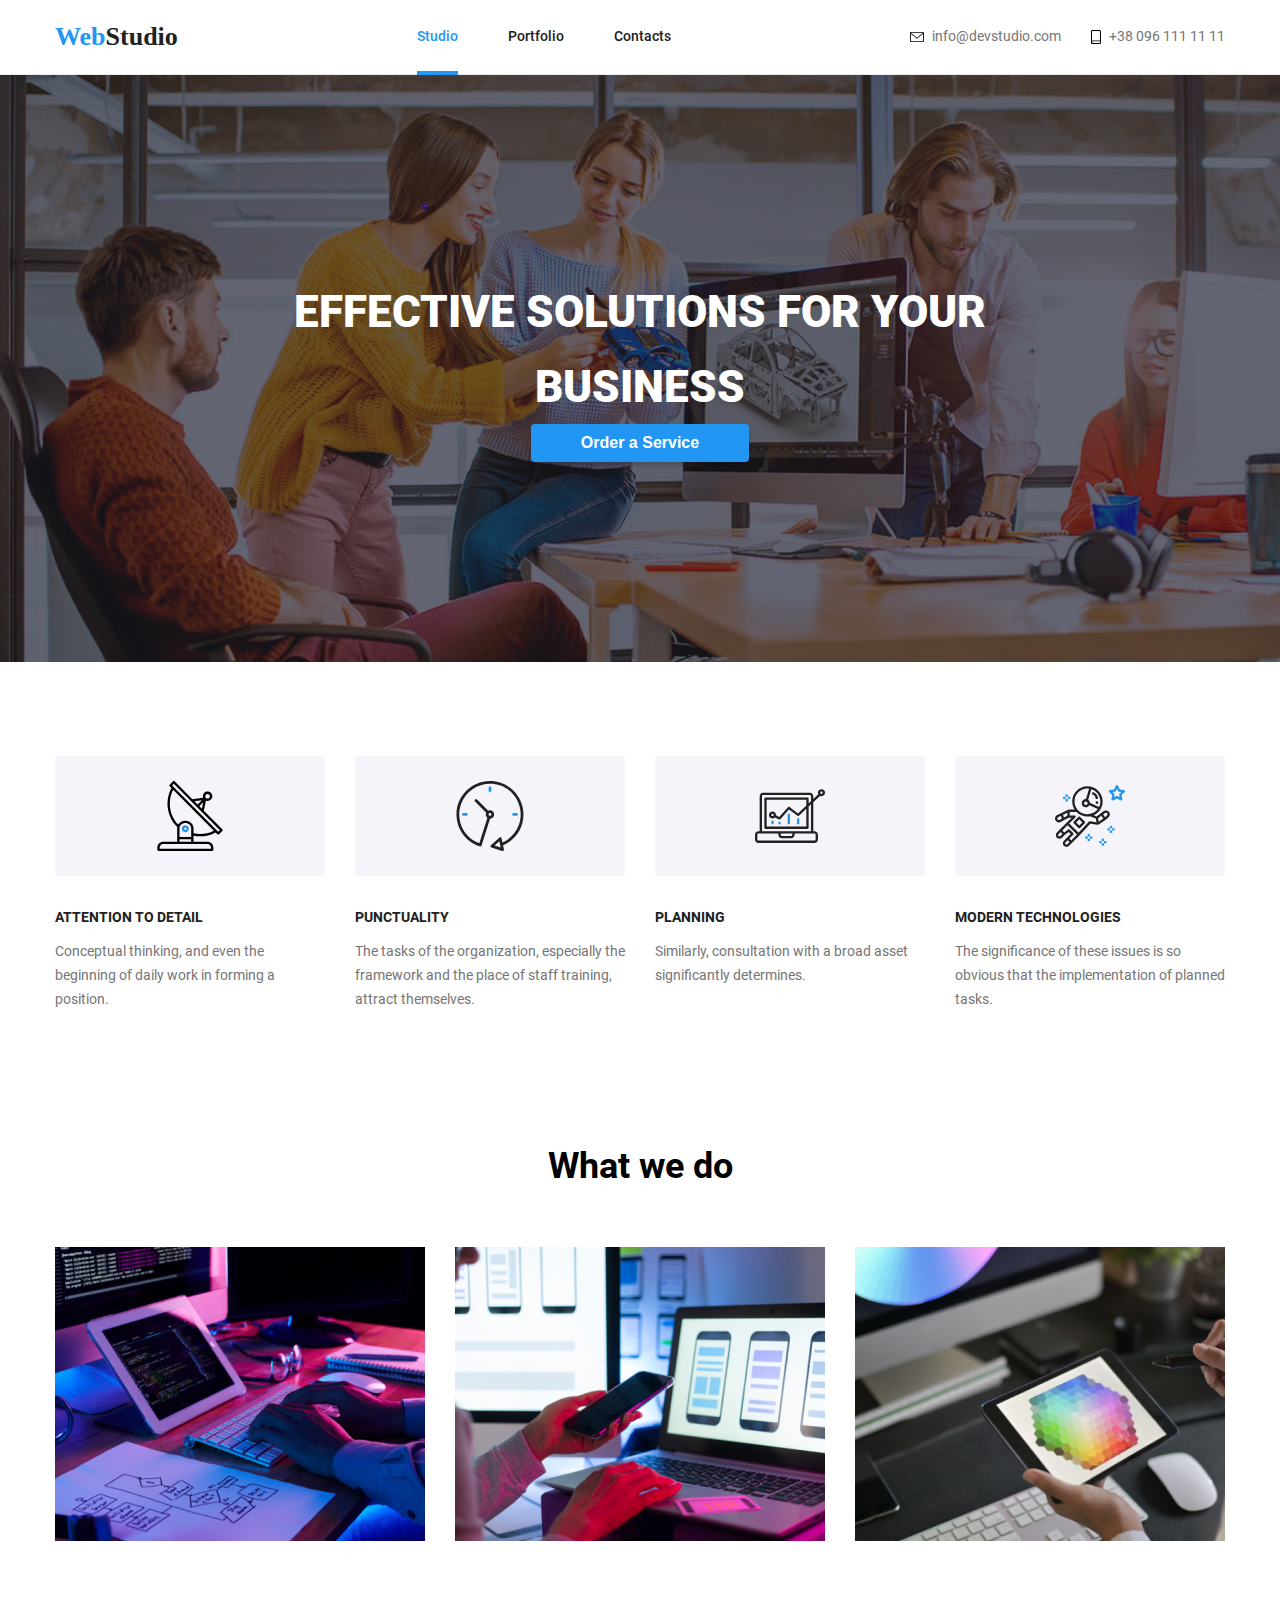
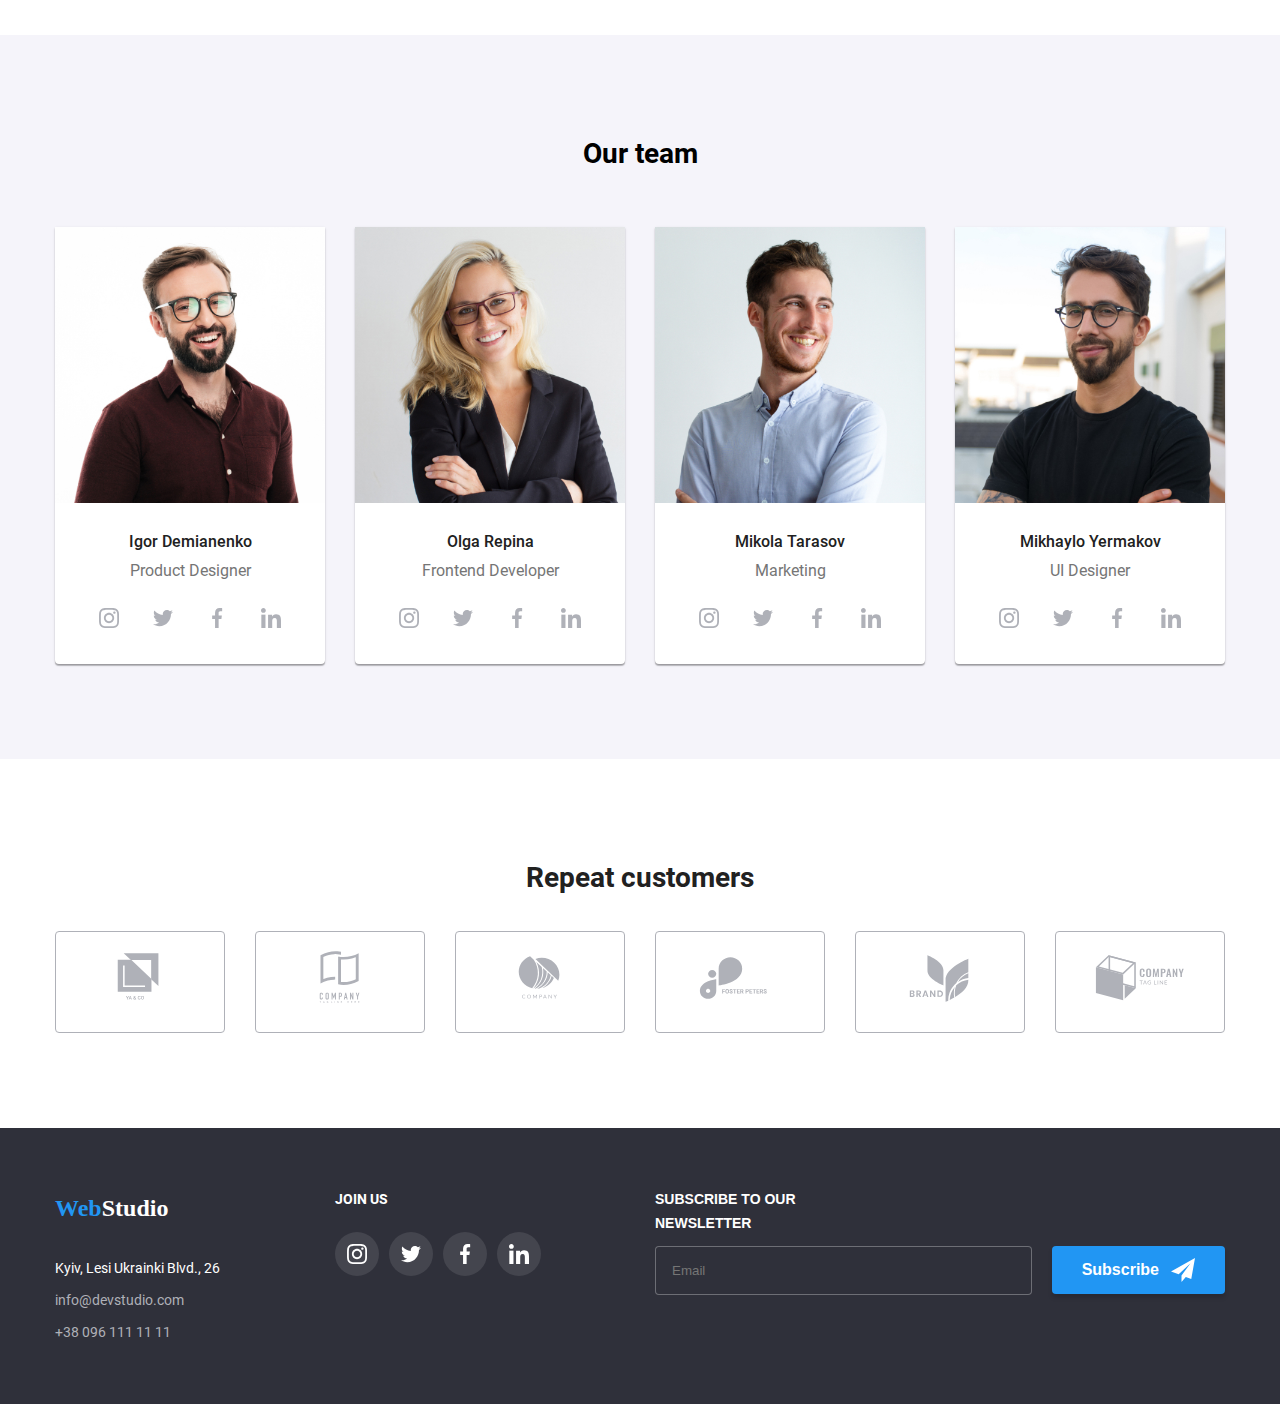
<file: index.html>
<!DOCTYPE html>
<html lang="en">
  <head>
    <meta charset="UTF-8" />
    <meta http-equiv="X-UA-Compatible" content="IE=edge" />
    <meta name="viewport" content="width=device-width, initial-scale=1.0" />
    <title>Web Studio</title>
    <link rel="stylesheet" href="./css/main.min.css" />
  </head>
  <body>
    <header class="header">
      <div class="container">
        <div class="header__container">
          <a href="/" class="header__logo">
            Web<span class="header__logo-accent">Studio</span>
          </a>
          <nav class="header__menu">
            <ul class="header__list">
              <li class="header__list-item">
                <a href="./index.html" class="header__link header__link--accent"
                  >Studio</a
                >
              </li>
              <li class="header__list-item">
                <a href="./portfolio.html" class="header__link">Portfolio</a>
              </li>
              <li class="header__list-item">
                <a href="./contacts.html" class="header__link">Contacts</a>
              </li>
            </ul>
          </nav>
          <div class="header__contacts">
            <a class="header__contacts-link" href="mailto:info@devstudio.com">
              <svg width="14" height="10">
                <use href="./images/sprite.svg#icon-envelope"></use>
              </svg>
              info@devstudio.com
            </a>
            <a class="header__contacts-link" href="tel:+380961111111">
              <svg width="10" height="14">
                <use href="./images/sprite.svg#icon-smartphone"></use>
              </svg>
              +38 096 111 11 11
            </a>
          </div>
          <button type="button" class="js-open-menu-btn header__menu-icon">
            <svg width="40" height="40">
              <use href="./images/sprite.svg#icon-menu"></use>
            </svg>
          </button>
        </div>
      </div>
    </header>

    <main>
      <section class="hero">
        <div class="container">
          <h1 class="hero__title">Effective Solutions for Your Business</h1>
          <button type="button" class="button js-open-modal-btn">
            Order a Service
          </button>
        </div>
      </section>

      <section class="advantages">
        <div class="container">
          <h2 class="advantages__title sr-only">Advantages</h2>
          <ul class="advantages__list">
            <li class="advantages__item">
              <div class="advantages__icon">
                <svg width="70" height="70">
                  <use href="./images/sprite.svg#icon-antena"></use>
                </svg>
              </div>

              <h3 class="advantages__title">ATTENTION TO DETAIL</h3>
              <p class="advantages__description">
                Conceptual thinking, and even the beginning of daily work in
                forming a position.
              </p>
            </li>
            <li class="advantages__item">
              <div class="advantages__icon">
                <svg width="70" height="70">
                  <use href="./images/sprite.svg#icon-clock"></use>
                </svg>
              </div>
              <h3 class="advantages__title">PUNCTUALITY</h3>
              <p class="advantages__description">
                The tasks of the organization, especially the framework and the
                place of staff training, attract themselves.
              </p>
            </li>
            <li class="advantages__item">
              <div class="advantages__icon">
                <svg width="70" height="70">
                  <use href="./images/sprite.svg#icon-diagram"></use>
                </svg>
              </div>

              <h3 class="advantages__title">PLANNING</h3>
              <p class="advantages__description">
                Similarly, consultation with a broad asset significantly
                determines.
              </p>
            </li>
            <li class="advantages__item">
              <div class="advantages__icon">
                <svg width="70" height="70">
                  <use href="./images/sprite.svg#icon-astronaut"></use>
                </svg>
              </div>

              <h3 class="advantages__title">MODERN TECHNOLOGIES</h3>
              <p class="advantages__description">
                The significance of these issues is so obvious that the
                implementation of planned tasks.
              </p>
            </li>
          </ul>
        </div>
      </section>

      <section class="our-work">
        <div class="container">
          <h2 class="our-work__title">What we do</h2>
          <ul class="our-work__menu">
            <li class="our-work__list">
              <div class="our-work__item">
                <img
                  src="./images/our-work/desktop-app.jpg"
                  alt="Desktop Application"
                  class="our-work__picture"
                />
                <a href="#" class="our-work__hidden-link">
                  Desktop Applications</a
                >
              </div>
            </li>
            <li class="our-work__list">
              <div class="our-work__item">
                <img
                  src="./images/our-work/mobile-app.jpg"
                  alt="Mobile Application"
                  class="our-work__picture"
                />
                <a href="#" class="our-work__hidden-link">
                  Mobile Applications</a
                >
              </div>
            </li>
            <li class="our-work__list">
              <div class="our-work__item">
                <img
                  src="./images/our-work/design.jpg"
                  alt="Design"
                  class="our-work__picture"
                />
                <a href="#" class="our-work__hidden-link">Design Solutions </a>
              </div>
            </li>
          </ul>
        </div>
      </section>

      <section class="team">
        <div class="container">
          <h2 class="team__title">Our team</h2>
          <ul class="team__members-list">
            <li class="team__members-item">
              <div class="member-card">
                <img
                  class="member-card__picture"
                  src="./images/team/igor.jpg"
                  width="450"
                  height="460"
                  alt="Igor"
                />
                <div class="member-card__block">
                  <h3 class="member-card__name">Igor Demianenko</h3>
                  <p class="member-card__position">Product Designer</p>
                  <ul class="member-card__socials socials">
                    <li class="socials__item">
                      <a class="socials__link" href="">
                        <svg width="20" height="20">
                          <use href="./images/sprite.svg#icon-instagram"></use>
                        </svg>
                      </a>
                    </li>
                    <li class="socials__item">
                      <a class="socials__link" href="">
                        <svg width="20" height="20">
                          <use href="./images/sprite.svg#icon-twitter"></use>
                        </svg>
                      </a>
                    </li>
                    <li class="socials__item">
                      <a class="socials__link" href="">
                        <svg width="20" height="20">
                          <use href="./images/sprite.svg#icon-facebook"></use>
                        </svg>
                      </a>
                    </li>
                    <li class="socials__item">
                      <a class="socials__link" href="">
                        <svg width="20" height="20">
                          <use href="./images/sprite.svg#icon-linkedin"></use>
                        </svg>
                      </a>
                    </li>
                  </ul>
                </div>
              </div>
            </li>
            <li class="team__members-item">
              <div class="member-card">
                <img
                  class="member-card__picture"
                  src="./images/team/olga.jpg"
                  width="450"
                  height="460"
                  alt="Olga"
                />
                <div class="member-card__block">
                  <h3 class="member-card__name">Olga Repina</h3>
                  <p class="member-card__position">Frontend Developer</p>
                  <ul class="member-card__socials socials">
                    <li class="socials__item">
                      <a class="socials__link" href="">
                        <svg width="20" height="20">
                          <use href="./images/sprite.svg#icon-instagram"></use>
                        </svg>
                      </a>
                    </li>
                    <li class="socials__item">
                      <a class="socials__link" href="">
                        <svg width="20" height="20">
                          <use href="./images/sprite.svg#icon-twitter"></use>
                        </svg>
                      </a>
                    </li>
                    <li class="socials__item">
                      <a class="socials__link" href="">
                        <svg width="20" height="20">
                          <use href="./images/sprite.svg#icon-facebook"></use>
                        </svg>
                      </a>
                    </li>
                    <li class="socials__item">
                      <a class="socials__link" href="">
                        <svg width="20" height="20">
                          <use href="./images/sprite.svg#icon-linkedin"></use>
                        </svg>
                      </a>
                    </li>
                  </ul>
                </div>
              </div>
            </li>
            <li class="team__members-item">
              <div class="member-card">
                <img
                  class="member-card__picture"
                  src="./images/team/mikola.jpg"
                  width="450"
                  height="460"
                  alt="Mikola"
                />
                <div class="member-card__block">
                  <h3 class="member-card__name">Mikola Tarasov</h3>
                  <p class="member-card__position">Marketing</p>
                  <ul class="member-card__socials socials">
                    <li class="socials__item">
                      <a class="socials__link" href="">
                        <svg width="20" height="20">
                          <use href="./images/sprite.svg#icon-instagram"></use>
                        </svg>
                      </a>
                    </li>
                    <li class="socials__item">
                      <a class="socials__link" href="">
                        <svg width="20" height="20">
                          <use href="./images/sprite.svg#icon-twitter"></use>
                        </svg>
                      </a>
                    </li>
                    <li class="socials__item">
                      <a class="socials__link" href="">
                        <svg width="20" height="20">
                          <use href="./images/sprite.svg#icon-facebook"></use>
                        </svg>
                      </a>
                    </li>
                    <li class="socials__item">
                      <a class="socials__link" href="">
                        <svg width="20" height="20">
                          <use href="./images/sprite.svg#icon-linkedin"></use>
                        </svg>
                      </a>
                    </li>
                  </ul>
                </div>
              </div>
            </li>
            <li class="team__members-item">
              <div class="member-card">
                <img
                  class="member-card__picture"
                  src="./images/team/mikhaylo.jpg"
                  width="450"
                  height="460"
                  alt="Mikhaylo"
                />
                <div class="member-card__block">
                  <h3 class="member-card__name">Mikhaylo Yermakov</h3>
                  <p class="member-card__position">UI Designer</p>
                  <ul class="member-card__socials socials">
                    <li class="socials__item">
                      <a class="socials__link" href="">
                        <svg width="20" height="20">
                          <use href="./images/sprite.svg#icon-instagram"></use>
                        </svg>
                      </a>
                    </li>
                    <li class="socials__item">
                      <a class="socials__link" href="">
                        <svg width="20" height="20">
                          <use href="./images/sprite.svg#icon-twitter"></use>
                        </svg>
                      </a>
                    </li>
                    <li class="socials__item">
                      <a class="socials__link" href="">
                        <svg width="20" height="20">
                          <use href="./images/sprite.svg#icon-facebook"></use>
                        </svg>
                      </a>
                    </li>
                    <li class="socials__item">
                      <a class="socials__link" href="">
                        <svg width="20" height="20">
                          <use href="./images/sprite.svg#icon-linkedin"></use>
                        </svg>
                      </a>
                    </li>
                  </ul>
                </div>
              </div>
            </li>
          </ul>
        </div>
      </section>

      <section class="costumers">
        <div class="container">
          <p class="costumers__title">Repeat customers</p>
          <ul class="costumers__list">
            <li class="costumers__item">
              <a class="costumers__link" href="">
                <svg class="costumers__icon" width="106" height="60">
                  <use href="./images/sprite.svg#icon-logo-1"></use>
                </svg>
              </a>
            </li>
            <li class="costumers__item">
              <a class="costumers__link" href="">
                <svg class="costumers__icon" width="106" height="60">
                  <use href="./images/sprite.svg#icon-logo2"></use>
                </svg>
              </a>
            </li>
            <li class="costumers__item">
              <a class="costumers__link" href="">
                <svg class="costumers__icon" width="106" height="60">
                  <use href="./images/sprite.svg#icon-logo3"></use>
                </svg>
              </a>
            </li>
            <li class="costumers__item">
              <a class="costumers__link" href="">
                <svg class="costumers__icon" width="106" height="60">
                  <use href="./images/sprite.svg#icon-logo4"></use>
                </svg>
              </a>
            </li>
            <li class="costumers__item">
              <a class="costumers__link" href="">
                <svg class="costumers__icon" width="106" height="60">
                  <use href="./images/sprite.svg#icon-logo5"></use>
                </svg>
              </a>
            </li>
            <li class="costumers__item">
              <a class="costumers__link" href="">
                <svg class="costumers__icon" width="106" height="60">
                  <use href="./images/sprite.svg#icon-logo6"></use>
                </svg>
              </a>
            </li>
          </ul>
        </div>
      </section>
    </main>
    <footer class="footer">
      <div class="container">
        <div class="footer__container">
          <div class="footer__contacts">
            <a href="/" class="footer__title">
              Web<span class="footer__title-accent">Studio</span>
            </a>

            <a
              href="https://goo.gl/maps/H78opcozPjRAkzk9A"
              class="footer__adress"
              >Kyiv, Lesi Ukrainki Blvd., 26</a
            >
            <a href="mailto:info@devstudio.com" class="footer__email"
              >info@devstudio.com</a
            >
            <a href="tel:+380961111111" class="footer__phone-number"
              >+38 096 111 11 11</a
            >
          </div>
          <div class="footer__invite-block">
            <p class="footer__invite-text">Join us</p>
            <ul class="footer__socials socials">
              <li class="footer__socials-item socials__item">
                <a class="socials__link footer__socials-link" href="">
                  <svg width="20" height="20">
                    <use href="./images/sprite.svg#icon-instagram"></use>
                  </svg>
                </a>
              </li>
              <li class="footer__socials-item socials__item">
                <a class="socials__link footer__socials-link" href="">
                  <svg width="20" height="20">
                    <use href="./images/sprite.svg#icon-twitter"></use>
                  </svg>
                </a>
              </li>
              <li class="footer__socials-item socials__item">
                <a class="socials__link footer__socials-link" href="">
                  <svg width="20" height="20">
                    <use href="./images/sprite.svg#icon-facebook"></use>
                  </svg>
                </a>
              </li>
              <li class="footer__socials-item socials__item">
                <a class="footer__socials-link socials__link" href="">
                  <svg width="20" height="20">
                    <use href="./images/sprite.svg#icon-linkedin"></use>
                  </svg>
                </a>
              </li>
            </ul>
          </div>
          <form class="footer__form">
            <label for="user-email" class="footer__form-email-label"
              >Subscribe to our newsletter</label
            >
            <div class="footer__form-container">
              <input
                placeholder="Email"
                type="email"
                class="footer__form-email-input"
                id="user-email"
              />
              <button type="button" class="footer__button button">
                Subscribe
                <svg class="socials__linkedin-icon" width="24" height="24">
                  <use href="./images/sprite.svg#icon-send"></use>
                </svg>
              </button>
            </div>
          </form>
        </div>
      </div>
    </footer>

    <div data-modal class="is-hidden backdrop" id="backdrop">
      <div class="modal is-hiden" id="modal">
        <button type="button" class="js-close-modal-btn button-close">
          <svg width="11" height="11">
            <use href="./images/sprite.svg#icon-button-close"></use>
          </svg>
        </button>
        <h2 class="modal__title">Leave your details, we will call you back</h2>
        <form action="" class="modal__form">
          <div class="input modal__form-input">
            <label class="input__label" for="name">Name</label>
            <div class="input__field">
              <input class="input__control" type="text" name="name" id="name" />

              <svg class="input__icon" width="12" height="12">
                <use href="./images/sprite.svg#icon-user"></use>
              </svg>
            </div>
          </div>
          <div class="input modal__form-input">
            <label class="input__label" for="phone-number">Mobile phone</label>
            <div class="input__field">
              <input
                class="input__control"
                type="phone-number"
                name="phone-number"
                id="phone-number"
              />

              <svg class="input__icon" width="13" height="13">
                <use href="./images/sprite.svg#icon-phone"></use>
              </svg>
            </div>
          </div>
          <div class="input modal__form-input">
            <label class="input__label" for="email">Email</label>
            <div class="input__field">
              <input
                class="input__control"
                type="email"
                id="email"
                name="email"
              />
              <svg class="input__icon" width="15" height="12">
                <use href="./images/sprite.svg#icon-mail"></use>
              </svg>
            </div>
          </div>
          <div class="input">
            <label class="input__label modal__input" for="comments"
              >Comments</label
            ><textarea
              class="modal__textarea"
              name="comments"
              id="comments"
              cols="1"
              rows="8"
              placeholder="Введіть текст"
            ></textarea>
          </div>
          <div class="modal__checkbox-container">
            <input
              id="modal__checkbox"
              type="checkbox"
              class="modal__checkbox"
            />
            <label for="modal__checkbox" class="modal__checkbox-label">
              I agree to the newsletter and accept the
              <a href="#">Terms of Service</a>
            </label>
          </div>
          <button type="button" class="modal__button-send button">Send</button>
        </form>
      </div>
    </div>

    <div class="mobile-menu mobile-menu__hidden">
      <button type="button" class="button-close js-close-menu-btn">
        <svg width="11" height="11">
          <use href="./images/sprite.svg#icon-button-close"></use>
        </svg>
      </button>
      <div class="mobile-menu__container">
        <nav class="mobile-menu__nav">
          <ul class="mobile-menu__nav-list">
            <li class="mobile-menu__nav-item">
              <a class="mobile-menu__nav-link" href="/">Studio</a>
            </li>

            <li class="mobile-menu__nav-item">
              <a class="mobile-menu__nav-link" href="./portfolio.html"
                >Portfolio</a
              >
            </li>

            <li class="mobile-menu__nav-item">
              <a class="mobile-menu__nav-link" href="./contacts.html"
                >Contacts</a
              >
            </li>
          </ul>
        </nav>
        <address class="mobile-menu__contacts-container">
          <a href="tellto:+380961111111" class="mobile-menu__phone-number"
            >+38096111 11 11</a
          >
          <a href="mailto:info@devstudio.com" class="mobile-menu__email"
            >info@devstudio.com</a
          >
          <ul class="mobile-menu__footer-list">
            <li class="mobile-menu__footer-item">
              <a href="" class="mobile-menu__footer-link">Instagram</a>
            </li>
            <li class="mobile-menu__footer-item">
              <a href="" class="mobile-menu__footer-link">Twitter</a>
            </li>
            <li class="mobile-menu__footer-item">
              <a href="" class="mobile-menu__footer-link">Facebook</a>
            </li>
            <li class="mobile-menu__footer-item">
              <a href="" class="mobile-menu__footer-link">LinkedIn</a>
            </li>
          </ul>
        </address>
      </div>
    </div>

    <script src="./js/modal.js"></script>
    <script src="./js/mobile-menu.js"></script>
  </body>
</html>
</file>
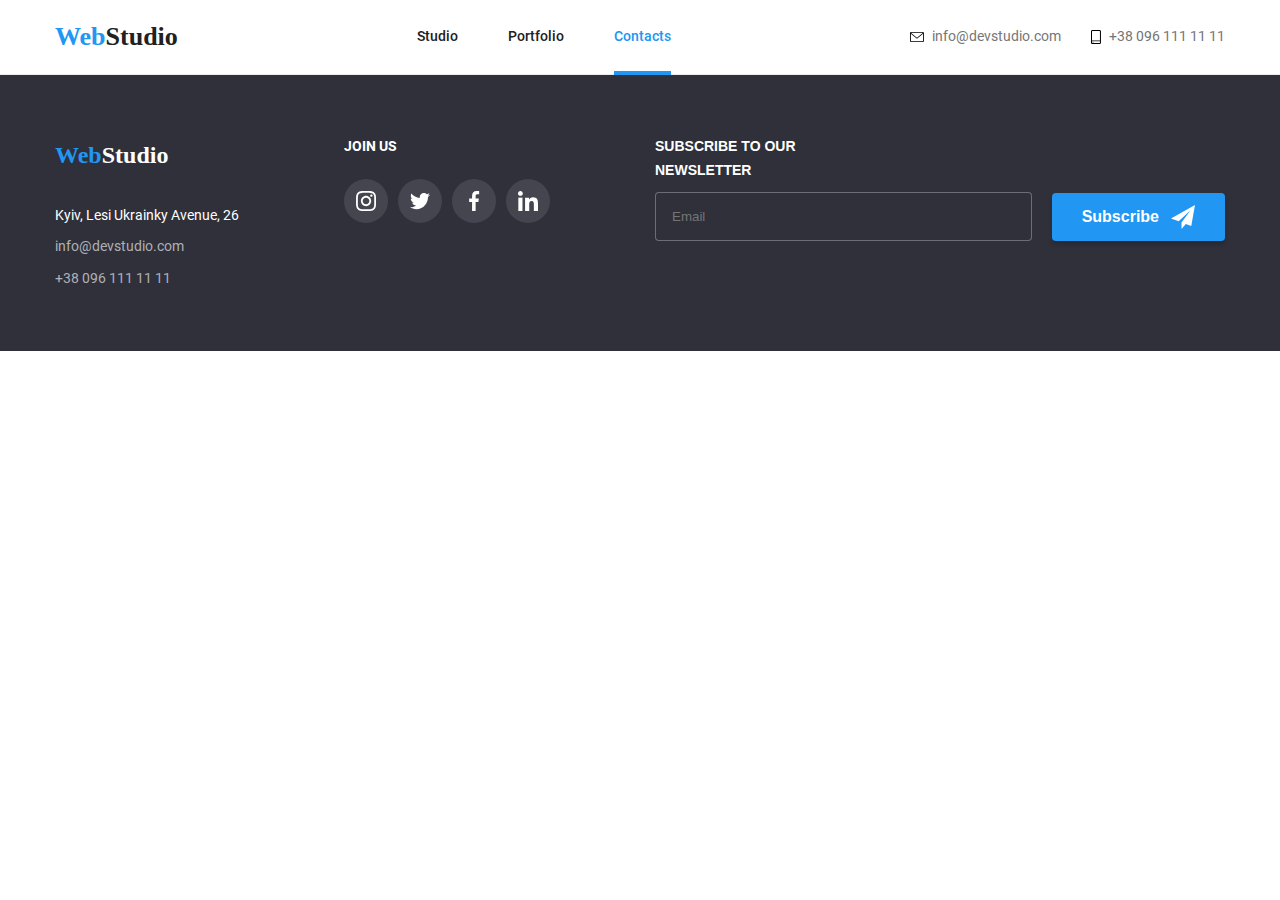
<file: contacts.html>
<!DOCTYPE html>
<html lang="en">
  <head>
    <meta charset="UTF-8" />
    <meta http-equiv="X-UA-Compatible" content="IE=edge" />
    <meta name="viewport" content="width=device-width, initial-scale=1.0" />
    <title>Web Studio</title>
    <link rel="stylesheet" href="./css/main.min.css" />
  </head>
  <body>
    <header class="header">
      <div class="container">
        <div class="header__container">
          <a href="./index.html" class="header__logo">
            Web<span class="header__logo-accent">Studio</span>
          </a>
          <nav class="header__menu">
            <ul class="header__list">
              <li class="header__list-item">
                <a href="./index.html" class="header__link">Studio</a>
              </li>
              <li class="header__list-item">
                <a href="./portfolio.html" class="header__link">Portfolio</a>
              </li>
              <li class="header__list-item">
                <a
                  href="./contacts.html"
                  class="header__link header__link--accent"
                  >Contacts</a
                >
              </li>
            </ul>
          </nav>
          <div class="header__contacts">
            <a class="header__contacts-link" href="mailto:info@devstudio.com">
              <svg width="14" height="10">
                <use href="./images/sprite.svg#icon-envelope"></use>
              </svg>
              info@devstudio.com
            </a>
            <a class="header__contacts-link" href="tel:+380961111111">
              <svg width="10" height="14">
                <use href="./images/sprite.svg#icon-smartphone"></use>
              </svg>
              +38 096 111 11 11
            </a>
          </div>
          <button type="button" class="js-open-menu-btn header__menu-icon">
            <svg width="40" height="40">
              <use href="./images/sprite.svg#icon-menu"></use>
            </svg>
          </button>
        </div>
      </div>
    </header>

    <main></main>

    <footer class="footer">
      <div class="container">
        <div class="footer__container">
          <div class="footer__contacts">
            <a href="/" class="footer__title">
              Web<span class="footer__title-accent">Studio</span>
            </a>

            <a
              href="https://goo.gl/maps/H78opcozPjRAkzk9A"
              class="footer__adress"
              >Kyiv, Lesi Ukrainky Avenue, 26
            </a>
            <a href="mailto:info@devstudio.com" class="footer__email"
              >info@devstudio.com</a
            >
            <a href="callto:+380961111111" class="footer__phone-number"
              >+38 096 111 11 11</a
            >
          </div>
          <div class="footer__invite-block">
            <p class="footer__invite-text">join us</p>
            <ul class="footer__socials socials">
              <li class="footer__socials-item socials__item">
                <a class="socials__link footer__socials-link" href="">
                  <svg width="20" height="20">
                    <use href="./images/sprite.svg#icon-instagram"></use>
                  </svg>
                </a>
              </li>
              <li class="footer__socials-item socials__item">
                <a class="socials__link footer__socials-link" href="">
                  <svg width="20" height="20">
                    <use href="./images/sprite.svg#icon-twitter"></use>
                  </svg>
                </a>
              </li>
              <li class="footer__socials-item socials__item">
                <a class="socials__link footer__socials-link" href="">
                  <svg width="20" height="20">
                    <use href="./images/sprite.svg#icon-facebook"></use>
                  </svg>
                </a>
              </li>
              <li class="footer__socials-item socials__item">
                <a class="footer__socials-link socials__link" href="">
                  <svg width="20" height="20">
                    <use href="./images/sprite.svg#icon-linkedin"></use>
                  </svg>
                </a>
              </li>
            </ul>
          </div>
          <form class="footer__form">
            <label for="user-email" class="footer__form-email-label"
              >Subscribe to our Newsletter</label
            >
            <div class="footer__form-container">
              <input
                placeholder="Email"
                type="email"
                class="footer__form-email-input"
                id="user-email"
              />
              <button type="button" class="footer__button button">
                Subscribe
                <svg class="socials__linkedin-icon" width="24" height="24">
                  <use href="./images/sprite.svg#icon-send"></use>
                </svg>
              </button>
            </div>
          </form>
        </div>
      </div>
    </footer>
    <div class="mobile-menu mobile-menu__hidden">
      <button type="button" class="button-close js-close-menu-btn">
        <svg width="11" height="11">
          <use href="./images/sprite.svg#icon-button-close"></use>
        </svg>
      </button>
      <div class="mobile-menu__container">
        <nav class="mobile-menu__nav">
          <ul class="mobile-menu__nav-list">
            <li class="mobile-menu__nav-item">
              <a class="mobile-menu__nav-link" href="/">Studio</a>
            </li>

            <li class="mobile-menu__nav-item">
              <a class="mobile-menu__nav-link" href="./portfolio.html"
                >Portfolio</a
              >
            </li>

            <li class="mobile-menu__nav-item">
              <a class="mobile-menu__nav-link" href="./contacts.html"
                >Contacts</a
              >
            </li>
          </ul>
        </nav>
        <address class="mobile-menu__contacts-container">
          <a href="tellto:+380961111111" class="mobile-menu__phone-number"
            >+38096111 11 11</a
          >
          <a href="mailto:info@devstudio.com" class="mobile-menu__email"
            >info@devstudio.com</a
          >
          <ul class="mobile-menu__footer-list">
            <li class="mobile-menu__footer-item">
              <a href="" class="mobile-menu__footer-link">Instagram</a>
            </li>
            <li class="mobile-menu__footer-item">
              <a href="" class="mobile-menu__footer-link">Twitter</a>
            </li>
            <li class="mobile-menu__footer-item">
              <a href="" class="mobile-menu__footer-link">Facebook</a>
            </li>
            <li class="mobile-menu__footer-item">
              <a href="" class="mobile-menu__footer-link">LinkedIn</a>
            </li>
          </ul>
        </address>
      </div>
    </div>

    <script src="./js/mobile-menu.js"></script>
  </body>
</html>
</file>
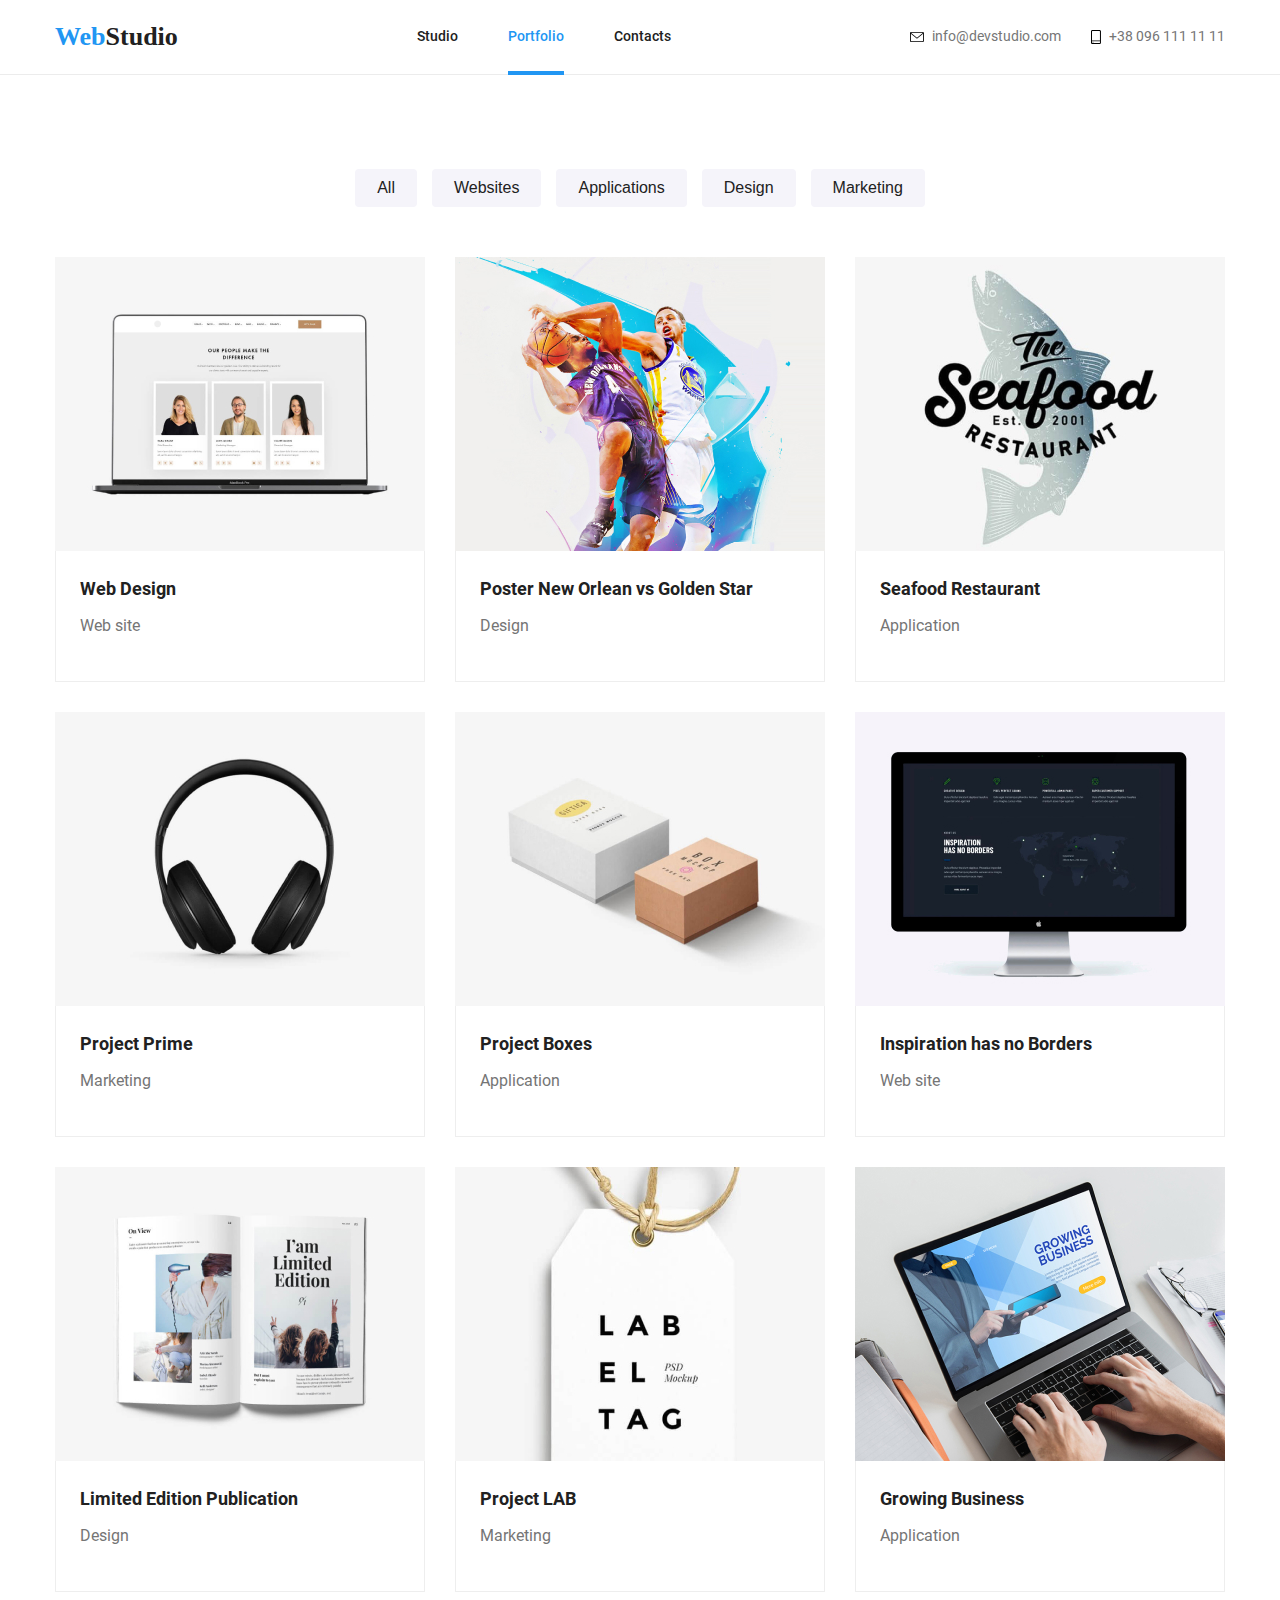
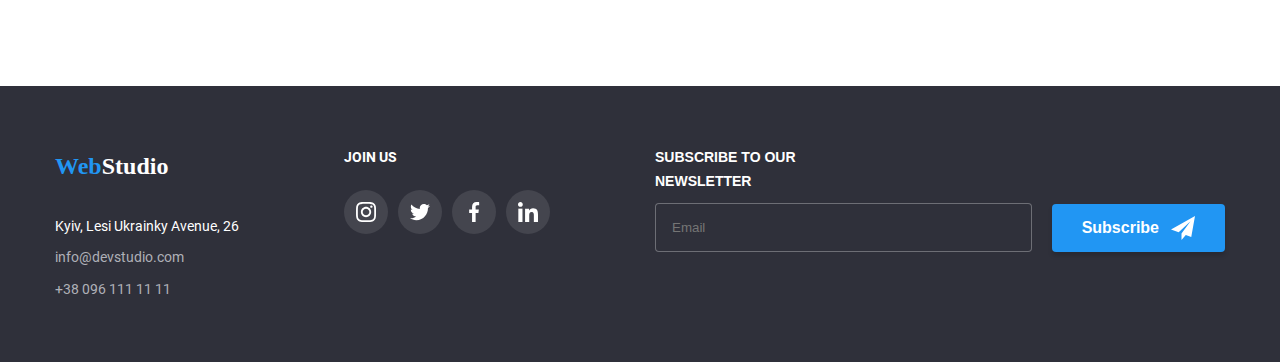
<file: portfolio.html>
<!DOCTYPE html>
<html lang="en">
  <head>
    <meta charset="UTF-8" />
    <meta http-equiv="X-UA-Compatible" content="IE=edge" />
    <meta name="viewport" content="width=device-width, initial-scale=1.0" />
    <link rel="stylesheet" href="css/main.min.css" />
    <title>Document</title>
  </head>
  <body>
    <body>
      <header class="header">
        <div class="container">
          <div class="header__container">
            <a href="./index.html" class="header__logo">
              Web<span class="header__logo-accent">Studio</span>
            </a>
            <nav class="header__menu">
              <ul class="header__list">
                <li class="header__list-item">
                  <a href="./index.html" class="header__link">Studio</a>
                </li>
                <li class="header__list-item">
                  <a
                    href="./portfolio.html"
                    class="header__link header__link--accent"
                    >Portfolio</a
                  >
                </li>
                <li class="header__list-item">
                  <a href="./contacts.html" class="header__link">Contacts</a>
                </li>
              </ul>
            </nav>
            <div class="header__contacts">
              <a class="header__contacts-link" href="mailto:info@devstudio.com">
                <svg width="14" height="10">
                  <use href="./images/sprite.svg#icon-envelope"></use>
                </svg>
                info@devstudio.com
              </a>
              <a class="header__contacts-link" href="tel:+380961111111">
                <svg width="10" height="14">
                  <use href="./images/sprite.svg#icon-smartphone"></use>
                </svg>
                +38 096 111 11 11
              </a>
            </div>
            <button type="button" class="js-open-menu-btn header__menu-icon">
              <svg width="40" height="40">
                <use href="./images/sprite.svg#icon-menu"></use>
              </svg>
            </button>
          </div>
        </div>
      </header>

      <main>
        <section class="portfolio">
          <div class="container">
            <h1 class="sr-only">Портфолио</h1>
            <ul class="portfolio__filters">
              <li class="portfolio__filters-list">
                <button
                  type="button"
                  class="portfolio__filters-item remove-filters"
                >
                  All
                </button>
                <button
                  type="button"
                  class="portfolio__filters-item web-site-filter"
                >
                  Websites
                </button>
                <button
                  type="button"
                  class="portfolio__filters-item application-filter"
                >
                  Applications
                </button>
                <button
                  type="button"
                  class="portfolio__filters-item design-filter"
                >
                  Design
                </button>
                <button
                  type="button"
                  class="portfolio__filters-item marketing-filter"
                >
                  Marketing
                </button>
              </li>
            </ul>
            <ul class="portfolio__project-list">
              <li class="portfolio__project-item web-site">
                <a href="#" class="project-card">
                  <div class="project-card__block">
                    <img
                      src="./images/portfolio/tehnokryak.jpg"
                      alt="Tehnopark"
                      class="project-card__picture"
                    />
                    <div class="project-card__overlay">
                      <p class="project-card__hidden-text">
                        This resource offers comprehensive proposals with
                        various levels of functionality and services. All of
                        this allows visitors to obtain detailed information
                        about the company or individual.
                      </p>
                    </div>
                  </div>
                  <div class="project-card__block-text">
                    <h3 class="project-card__title">Web Design</h3>
                    <p class="project-card__description">Web site</p>
                  </div>
                </a>
              </li>
              <li class="portfolio__project-item design">
                <a href="#" class="project-card">
                  <div class="project-card__block">
                    <img
                      src="./images/portfolio/poster.jpg"
                      alt="Poster New Orlean vs Golden Star"
                      class="project-card__picture"
                    />
                    <div class="project-card__overlay">
                      <div class="project-card__overlay">
                        <p class="project-card__hidden-text">
                          The resource offers comprehensive proposals with
                          different levels of functionality and services. All of
                          this allows the visitor to obtain detailed information
                          about the company or private individual.
                        </p>
                      </div>
                    </div>
                  </div>
                  <div class="project-card__block-text">
                    <h3 class="project-card__title">
                      Poster New Orlean vs Golden Star
                    </h3>
                    <p class="project-card__description">Design</p>
                  </div>
                </a>
              </li>
              <li class="portfolio__project-item application">
                <a href="#" class="project-card">
                  <div class="project-card__block">
                    <img
                      src="./images/portfolio/seafood.jpg"
                      alt="The Seafood Restaurant"
                      class="project-card__picture"
                    />
                    <div class="project-card__overlay">
                      <p class="project-card__hidden-text">
                        The resource offers comprehensive proposals with
                        different levels of functionality and services. All of
                        this allows the visitor to obtain detailed information
                        about the company or private individual.
                      </p>
                    </div>
                  </div>
                  <div class="project-card__block-text">
                    <h3 class="project-card__title">Seafood Restaurant</h3>
                    <p class="project-card__description">Application</p>
                  </div>
                </a>
              </li>
              <li class="portfolio__project-item marketing">
                <a href="#" class="project-card">
                  <div class="project-card__block">
                    <img
                      src="./images/portfolio/prime.jpg"
                      alt="Prime Project"
                      class="project-card__picture"
                    />
                    <div class="project-card__overlay">
                      <p class="project-card__hidden-text">
                        The resource offers comprehensive proposals with
                        different levels of functionality and services. All of
                        this allows the visitor to obtain detailed information
                        about the company or private individual.
                      </p>
                    </div>
                  </div>
                  <div class="project-card__block-text">
                    <h3 class="project-card__title">Project Prime</h3>
                    <p class="project-card__description">Marketing</p>
                  </div>
                </a>
              </li>
              <li class="portfolio__project-item applications">
                <a href="#" class="project-card">
                  <div class="project-card__block">
                    <img
                      src="./images/portfolio/boxes.jpg"
                      alt="Boxes Project"
                      class="project-card__picture"
                    />
                    <div class="project-card__overlay">
                      <p class="project-card__hidden-text">
                        The resource offers comprehensive proposals with
                        different levels of functionality and services. All of
                        this allows the visitor to obtain detailed information
                        about the company or private individual.
                      </p>
                    </div>
                  </div>
                  <div class="project-card__block-text">
                    <h3 class="project-card__title">Project Boxes</h3>
                    <p class="project-card__description">Application</p>
                  </div>
                </a>
              </li>
              <li class="portfolio__project-item web-site">
                <a href="#" class="project-card">
                  <div class="project-card__block">
                    <img
                      src="./images/portfolio/inspiration.jpg"
                      alt="Inspiration has no Borders"
                      class="project-card__picture"
                    />
                    <div class="project-card__overlay">
                      <p class="project-card__hidden-text">
                        The resource offers comprehensive proposals with
                        different levels of functionality and services. All of
                        this allows the visitor to obtain detailed information
                        about the company or private individual.
                      </p>
                    </div>
                  </div>
                  <div class="project-card__block-text">
                    <h3 class="project-card__title">
                      Inspiration has no Borders
                    </h3>
                    <p class="project-card__description">Web site</p>
                  </div>
                </a>
              </li>
              <li class="portfolio__project-item design">
                <a href="#" class="project-card">
                  <div class="project-card__block">
                    <img
                      src="./images/portfolio/limited.jpg"
                      alt="Limited Edition"
                      class="project-card__picture"
                    />
                    <div class="project-card__overlay">
                      <p class="project-card__hidden-text">
                        The resource offers comprehensive proposals with
                        different levels of functionality and services. All of
                        this allows the visitor to obtain detailed information
                        about the company or private individual.
                      </p>
                    </div>
                  </div>
                  <div class="project-card__block-text">
                    <h3 class="project-card__title">
                      Limited Edition Publication
                    </h3>
                    <p class="project-card__description">Design</p>
                  </div>
                </a>
              </li>
              <li class="portfolio__project-item marketing">
                <a href="#" class="project-card">
                  <div class="project-card__block">
                    <img
                      src="./images/portfolio/lab.jpg"
                      alt="Lab Project"
                      class="project-card__picture"
                    />
                    <div class="project-card__overlay">
                      <p class="project-card__hidden-text">
                        The resource offers comprehensive proposals with
                        different levels of functionality and services. All of
                        this allows the visitor to obtain detailed information
                        about the company or private individual.
                      </p>
                    </div>
                  </div>
                  <div class="project-card__block-text">
                    <h3 class="project-card__title">Project LAB</h3>
                    <p class="project-card__description">Marketing</p>
                  </div>
                </a>
              </li>
              <li class="portfolio__project-item applications">
                <a href="#" class="project-card">
                  <div class="project-card__block">
                    <img
                      src="./images/portfolio/business.jpg"
                      alt="Growing business"
                      class="project-card__picture"
                    />
                    <div class="project-card__overlay">
                      <p class="project-card__hidden-text">
                        The resource offers comprehensive proposals with
                        different levels of functionality and services. All of
                        this allows the visitor to obtain detailed information
                        about the company or private individual.
                      </p>
                    </div>
                  </div>
                  <div class="project-card__block-text">
                    <h3 class="project-card__title">Growing Business</h3>
                    <p class="project-card__description">Application</p>
                  </div>
                </a>
              </li>
            </ul>
          </div>
        </section>
      </main>

      <footer class="footer">
        <div class="container">
          <div class="footer__container">
            <div class="footer__contacts">
              <a href="/" class="footer__title">
                Web<span class="footer__title-accent">Studio</span>
              </a>

              <a
                href="https://goo.gl/maps/H78opcozPjRAkzk9A"
                class="footer__adress"
                >Kyiv, Lesi Ukrainky Avenue, 26
              </a>
              <a href="mailto:info@devstudio.com" class="footer__email"
                >info@devstudio.com</a
              >
              <a href="callto:+380961111111" class="footer__phone-number"
                >+38 096 111 11 11</a
              >
            </div>
            <div class="footer__invite-block">
              <p class="footer__invite-text">Join us</p>
              <ul class="footer__socials socials">
                <li class="footer__socials-item socials__item">
                  <a class="socials__link footer__socials-link" href="">
                    <svg width="20" height="20">
                      <use href="./images/sprite.svg#icon-instagram"></use>
                    </svg>
                  </a>
                </li>
                <li class="footer__socials-item socials__item">
                  <a class="socials__link footer__socials-link" href="">
                    <svg width="20" height="20">
                      <use href="./images/sprite.svg#icon-twitter"></use>
                    </svg>
                  </a>
                </li>
                <li class="footer__socials-item socials__item">
                  <a class="socials__link footer__socials-link" href="">
                    <svg width="20" height="20">
                      <use href="./images/sprite.svg#icon-facebook"></use>
                    </svg>
                  </a>
                </li>
                <li class="footer__socials-item socials__item">
                  <a class="footer__socials-link socials__link" href="">
                    <svg width="20" height="20">
                      <use href="./images/sprite.svg#icon-linkedin"></use>
                    </svg>
                  </a>
                </li>
              </ul>
            </div>
            <form class="footer__form">
              <label for="user-email" class="footer__form-email-label"
                >Subscribe to our Newsletter</label
              >
              <div class="footer__form-container">
                <input
                  placeholder="Email"
                  type="email"
                  class="footer__form-email-input"
                  id="user-email"
                />
                <button type="button" class="footer__button button">
                  Subscribe
                  <svg class="socials__linkedin-icon" width="24" height="24">
                    <use href="./images/sprite.svg#icon-send"></use>
                  </svg>
                </button>
              </div>
            </form>
          </div>
        </div>
      </footer>

      <div class="mobile-menu mobile-menu__hidden">
        <button type="button" class="button-close js-close-menu-btn">
          <svg width="11" height="11">
            <use href="./images/sprite.svg#icon-button-close"></use>
          </svg>
        </button>
        <div class="mobile-menu__container">
          <nav class="mobile-menu__nav">
            <ul class="mobile-menu__nav-list">
              <li class="mobile-menu__nav-item">
                <a class="mobile-menu__nav-link" href="/">Studio</a>
              </li>

              <li class="mobile-menu__nav-item">
                <a class="mobile-menu__nav-link" href="./portfolio.html"
                  >Portfolio</a
                >
              </li>

              <li class="mobile-menu__nav-item">
                <a class="mobile-menu__nav-link" href="./contacts.html"
                  >Contacts</a
                >
              </li>
            </ul>
          </nav>
          <address class="mobile-menu__contacts-container">
            <a href="tellto:+380961111111" class="mobile-menu__phone-number"
              >+38096111 11 11</a
            >
            <a href="mailto:info@devstudio.com" class="mobile-menu__email"
              >info@devstudio.com</a
            >
            <ul class="mobile-menu__footer-list">
              <li class="mobile-menu__footer-item">
                <a href="" class="mobile-menu__footer-link">Instagram</a>
              </li>
              <li class="mobile-menu__footer-item">
                <a href="" class="mobile-menu__footer-link">Twitter</a>
              </li>
              <li class="mobile-menu__footer-item">
                <a href="" class="mobile-menu__footer-link">Facebook</a>
              </li>
              <li class="mobile-menu__footer-item">
                <a href="" class="mobile-menu__footer-link">LinkedIn</a>
              </li>
            </ul>
          </address>
        </div>
      </div>

      <script src="./js/mobile-menu.js"></script>
      <script src="./js/portfolio-filters.js"></script>
    </body>
  </body>
</html>
</file>
<file: css/main.min.css>
@font-face{font-display:swap;font-family:"Roboto";font-style:normal;font-weight:400;src:url url("../fonts/roboto-v30-latin-regular.woff2") format("woff2"),url("../fonts/roboto-v30-latin-regular.woff") format("woff")}@font-face{font-display:swap;font-family:"Roboto";font-style:normal;font-weight:500;src:url "embedded-opentype",url("../fonts/roboto-v30-latin-500.woff2") format("woff2"),url("../fonts/roboto-v30-latin-500.woff") format("woff")}@font-face{font-display:swap;font-family:"Roboto";font-style:normal;font-weight:700;src:url("../fonts/roboto-v30-latin-700.woff2") format("woff2"),url("../fonts/roboto-v30-latin-700.woff") format("woff")}@font-face{font-display:swap;font-family:"Roboto";font-style:normal;font-weight:900;src:url("../fonts/roboto-v30-latin-900.woff2") format("woff2"),url("../fonts/roboto-v30-latin-900.woff") format("woff")}@font-face{font-display:swap;font-family:"Raleway";font-style:normal;font-weight:700;src:url("../fonts/raleway-v28-latin-700.woff2") format("woff2") url("../fonts/raleway-v28-latin-700.woff") format("woff")}.is-hidden{display:none !important}.is-open{-webkit-transform:translateX(0) !important;transform:translateX(0) !important}.sr-only{border:0 !important;clip:rect(1px, 1px, 1px, 1px) !important;-webkit-clip-path:inset(50%) !important;clip-path:inset(50%) !important;height:1px !important;margin:-1px !important;overflow:hidden !important;padding:0 !important;position:absolute !important;width:1px !important;white-space:nowrap !important}.button{font-size:16px;font-weight:700;background-color:var(--color-brand);color:var(--color-text-secondary);padding:10px 50px;border:none;cursor:pointer;-webkit-box-shadow:0px 4px 4px rgba(0,0,0,.15);box-shadow:0px 4px 4px rgba(0,0,0,.15);border-radius:4px}.button-close{position:absolute;cursor:pointer;top:15px;right:15px;background-color:var(--color-text-secondary);border:1px solid var(--color-button-close-background);border-radius:50%;padding:8px;display:-webkit-box;display:-ms-flexbox;display:flex;color:var(--color-text-secondary);-webkit-transition:fill .25s;transition:fill .25s}.button-close:hover{fill:var(--color-brand)}.input__label{margin-bottom:4px;color:var(--color-background-dark)}.input__field{width:100%;position:relative}.input__control{width:100%;height:40px;padding:0 30px;-webkit-transition:outline-color .25s;transition:outline-color .25s}.input__control:focus{outline-color:var(--color-brand)}.input__icon{display:-webkit-box;display:-ms-flexbox;display:flex;position:absolute;top:50%;left:3%;-webkit-transform:translate(0, -50%);transform:translate(0, -50%);-webkit-transition:fill .25s;transition:fill .25s}.input__control:focus+.input__icon{fill:var(--color-brand)}.modal{padding:40px;-webkit-box-shadow:0px 1px 3px rgba(0,0,0,.12),0px 1px 1px rgba(0,0,0,.14),0px 2px 1px rgba(0,0,0,.2);box-shadow:0px 1px 3px rgba(0,0,0,.12),0px 1px 1px rgba(0,0,0,.14),0px 2px 1px rgba(0,0,0,.2);border-radius:4px;background-color:var(--color-text-secondary);position:relative;height:100%;max-height:620px;overflow:auto;max-width:530px;z-index:1}.modal__title{margin-bottom:30px;text-align:center}.modal__form{display:-webkit-box;display:-ms-flexbox;display:flex;-webkit-box-orient:vertical;-webkit-box-direction:normal;-ms-flex-direction:column;flex-direction:column;font-size:12px}.modal__form-input{margin-bottom:10px}.modal__icon{fill:#000;background-color:#000}.modal:focus .input__name::before{background-color:var(--color-brand)}.modal__textarea{width:100%;padding:12px 16px;font-size:12px;line-height:1.166;resize:none;-webkit-transition:outline-color .25s;transition:outline-color .25s}.modal__textarea:focus{outline-color:var(--color-brand)}.modal__checkbox-container{display:-webkit-box;display:-ms-flexbox;display:flex;font-size:12px;font-weight:400;width:100%;-webkit-box-align:center;-ms-flex-align:center;align-items:center;-webkit-box-pack:center;-ms-flex-pack:center;justify-content:center;margin-bottom:30px;font-size:14px}.modal__checkbox{position:absolute;z-index:-1;opacity:0}.modal__checkbox:checked+label::before{border-color:var(--color-brand);background-color:var(--color-brand);background-image:url("/images/Vector.svg")}.modal__checkbox+.modal__checkbox-label{display:-webkit-inline-box;display:-ms-inline-flexbox;display:inline-flex;gap:5px;-webkit-box-align:center;-ms-flex-align:center;align-items:center}.modal__checkbox+.modal__checkbox-label::before{content:"";display:inline-block;width:1em;height:1em;border:2px solid var(--color-main-text);border-radius:2px;margin-right:.5em;background-repeat:no-repeat;background-position:center center}.modal__button-send{margin:0 auto}.backdrop{position:fixed;inset:0;background:rgba(0,0,0,.2);display:-webkit-box;display:-ms-flexbox;display:flex;-webkit-box-pack:center;-ms-flex-pack:center;justify-content:center;-webkit-box-align:center;-ms-flex-align:center;align-items:center;padding:15px}.socials{display:-webkit-box;display:-ms-flexbox;display:flex;-webkit-box-pack:center;-ms-flex-pack:center;justify-content:center;-webkit-box-align:center;-ms-flex-align:center;align-items:center;gap:10px}.socials__link{fill:var(--color-icons);padding:12px 12px;border-radius:50%;-webkit-transition:background-color .5s,fill .5s;transition:background-color .5s,fill .5s;display:-webkit-box;display:-ms-flexbox;display:flex}.socials__link:hover{background-color:var(--color-brand);fill:var(--color-text-secondary)}.project-card{-webkit-transition:border .25s,-webkit-box-shadow .25s;transition:border .25s,-webkit-box-shadow .25s;transition:border .25s,box-shadow .25s;transition:border .25s,box-shadow .25s,-webkit-box-shadow .25s;display:block}.project-card:hover .project-card__overlay{opacity:1}.project-card:hover{-webkit-box-shadow:0px 1px 1px rgba(0,0,0,.12),0px 4px 4px rgba(0,0,0,.06),1px 4px 6px rgba(0,0,0,.16);box-shadow:0px 1px 1px rgba(0,0,0,.12),0px 4px 4px rgba(0,0,0,.06),1px 4px 6px rgba(0,0,0,.16)}.project-card__block{position:relative}.project-card__picture{position:relative;display:block;width:100%}.project-card__overlay{opacity:0;width:100%;height:100%;position:absolute;display:-webkit-box;display:-ms-flexbox;display:flex;-webkit-box-pack:center;-ms-flex-pack:center;justify-content:center;-webkit-box-align:center;-ms-flex-align:center;align-items:center;-webkit-transition:opacity .25s;transition:opacity .25s;background:var(--color-brand-transparent);inset:0;padding:0 24px}.project-card__hidden-text{font-size:18px;color:var(--color-text-secondary);line-height:1.55}.project-card__block-text{border:1px solid var(--color-portfolio-border);padding:20px 24px;border-top:0}.project-card__title{margin-bottom:4px;color:var(--color-main-text);font-size:18px;font-weight:700;line-height:2}.project-card__description{color:var(--color-background-dark);margin-bottom:20px;font-size:16px;font-weight:normal;line-height:1.875}.member-card{background-color:var(--color-text-secondary);-webkit-box-shadow:0px 1px 3px rgba(0,0,0,.12),0px 1px 1px rgba(0,0,0,.14),0px 2px 1px rgba(0,0,0,.2);box-shadow:0px 1px 3px rgba(0,0,0,.12),0px 1px 1px rgba(0,0,0,.14),0px 2px 1px rgba(0,0,0,.2);border-radius:0px 0px 4px 4px}.member-card__picture{margin:0 auto;width:100%}.member-card__block{padding:30px 15px 24px}.member-card__name{font-weight:500;font-size:16px;color:var(--color-main-text);margin-bottom:10px;line-height:1.171}.member-card__position{font-weight:400;font-size:16px;color:var(--color-background-dark);margin-bottom:15px;line-height:1.171}:root{--color-brand: #2196f3;--color-brand-transparent: rgba(33, 150, 243, 0.9);--color-text-secondary: #fff;--color-main-text: #212121;--color-secondary: #f5f4fa;--color-background-dark: #757575;--color-icons: #afb1b8;--color-footer: #2f303a;--color-header-border: #ececec;--color-portfolio-border: #eeeeee;--color-button-close-background: rgba(0, 0, 0, 0.1)}*,*::after,*::before{-webkit-box-sizing:border-box;box-sizing:border-box}html{scroll-behavior:smooth}body{margin:0;font-family:"Roboto",sans-serif;font-weight:400;font-size:14px;line-height:1.7}ul{list-style-type:none;margin:0;padding:0}a{text-decoration:none;display:inline-block}img{display:block;max-width:100%;-o-object-fit:cover;object-fit:cover;height:auto}h1,h2,h3,h4,h5,p{margin:0}label{-webkit-user-select:none;-moz-user-select:none;-ms-user-select:none;user-select:none}:focus-visible{outline-offset:4px;outline-color:1px var(--color-brand)}.advantages{padding:60px 0}@media(min-width: 1200px){.advantages{padding:94px 0}}.advantages__list{display:-webkit-box;display:-ms-flexbox;display:flex;-webkit-box-orient:vertical;-webkit-box-direction:normal;-ms-flex-direction:column;flex-direction:column}@media(min-width: 768px){.advantages__list{-webkit-box-orient:horizontal;-webkit-box-direction:normal;-ms-flex-direction:row;flex-direction:row;-ms-flex-wrap:wrap;flex-wrap:wrap;gap:30px}}.advantages__item{text-align:center}@media(min-width: 768px){.advantages__item{-ms-flex-preferred-size:calc((100% - 30px)/2);flex-basis:calc((100% - 30px)/2);text-align:left}}@media(min-width: 1200px){.advantages__item{-ms-flex-preferred-size:calc((100% - 90px)/4);flex-basis:calc((100% - 90px)/4)}}.advantages__icon{background-color:var(--color-secondary);padding:25px;margin-bottom:30px}@media(min-width: 768px){.advantages__icon{display:-webkit-box;display:-ms-flexbox;display:flex;-webkit-box-pack:center;-ms-flex-pack:center;justify-content:center;-webkit-box-align:center;-ms-flex-align:center;align-items:center}}.advantages__title{font-size:14px;font-weight:700;margin-bottom:10px;color:var(--color-main-text)}.advantages__description{font-size:14;font-weight:400;margin-bottom:30px;color:var(--color-background-dark)}.costumers{padding:60px 0;text-align:center}@media(min-width: 1200px){.costumers{padding:95px 0}}.costumers__title{font-weight:700;font-size:28px;color:var(--color-main-text);margin-bottom:30px}.costumers__list{display:-webkit-box;display:-ms-flexbox;display:flex;-ms-flex-wrap:wrap;flex-wrap:wrap;gap:30px}.costumers__item{-ms-flex-preferred-size:calc((100% - 30px)/2);flex-basis:calc((100% - 30px)/2)}@media(min-width: 768px){.costumers__item{-ms-flex-preferred-size:calc((100% - 60px)/3);flex-basis:calc((100% - 60px)/3)}}@media(min-width: 1200px){.costumers__item{-ms-flex-preferred-size:calc((100% - 150px)/6);flex-basis:calc((100% - 150px)/6)}}.costumers__link{fill:var(--color-icons);-webkit-transition:all .5s;transition:all .5s;padding:16px 0;width:100%;border:1px solid var(--color-icons);border-radius:4px}.costumers__link:hover{fill:var(--color-brand)}@media(min-width: 768px){.costumers__link{padding:16px 58px}}@media(min-width: 1200px){.costumers__link{padding:16px 30px}}.hero{background-image:-webkit-gradient(linear, left top, left bottom, from(rgba(47, 48, 58, 0.4)), to(rgba(47, 48, 58, 0.4))),url("../images/work-space.jpg");background-image:linear-gradient(rgba(47, 48, 58, 0.4), rgba(47, 48, 58, 0.4)),url("../images/work-space.jpg");background-repeat:no-repeat;padding:118px 0;width:100%;text-align:center;background-size:cover}@media(min-width: 768px){.hero{padding:200px 0}}.hero__title{font-weight:900;font-size:26px;color:var(--color-text-secondary);text-transform:uppercase;margin-bottom:30px;text-align:center}@media(min-width: 1200px){.hero__title{font-size:44px;max-width:696px;margin:0 auto}}.team{background-color:var(--color-secondary);padding:60px 0;text-align:center}@media(min-width: 1200px){.team{padding:95px 0}}.team__title{font-weight:700;font-size:28px;margin-bottom:30px}@media(min-width: 1200px){.team__title{margin-bottom:50px}}@media(min-width: 768px){.team__members-list{display:-webkit-box;display:-ms-flexbox;display:flex;-ms-flex-wrap:wrap;flex-wrap:wrap;gap:30px}}@media(min-width: 768px){.team__members-item{-ms-flex-preferred-size:calc((100% - 30px)/2);flex-basis:calc((100% - 30px)/2)}}@media(min-width: 1200px){.team__members-item{-ms-flex-preferred-size:calc((100% - 90px)/4);flex-basis:calc((100% - 90px)/4)}}.team__socials{margin-bottom:24px}.our-work{display:none}@media(min-width: 1200px){.our-work{display:-webkit-box;display:-ms-flexbox;display:flex;padding:0 0 94px 0;text-align:center}}.our-work__title{font-size:36px;font-weight:700;margin-bottom:50px}.our-work__menu{display:-webkit-box;display:-ms-flexbox;display:flex;-webkit-box-pack:center;-ms-flex-pack:center;justify-content:center;-webkit-box-align:center;-ms-flex-align:center;align-items:center;gap:30px}.our-work__item{position:relative}.our-work__item:hover .our-work__hidden-link{opacity:1}.our-work__hidden-link{color:var(--color-secondary);font-size:12px;font-weight:700;opacity:0;bottom:0;left:0;width:100%;padding:27px 107px;background-color:rgba(0,0,0,.5);-webkit-transition:opacity .5s;transition:opacity .5s;position:absolute;text-transform:uppercase}.portfolio{padding:94px 0}.portfolio__link--active::after{content:"";width:100%;height:4px;background-color:var(--color-brand);position:absolute;left:0;bottom:-1px}.portfolio__filters{display:-webkit-box;display:-ms-flexbox;display:flex;-webkit-box-pack:center;-ms-flex-pack:center;justify-content:center;margin-bottom:50px}.portfolio__filters-list{display:-webkit-box;display:-ms-flexbox;display:flex;gap:8px 15px;-ms-flex-wrap:wrap;flex-wrap:wrap}.portfolio__filters-item{font-size:16px;font-weight:500;line-height:1.625;background-color:var(--color-secondary);padding:6px 22px;border:none;color:var(--color-main-text);border-radius:4px;cursor:pointer;-webkit-transition:color,background-color,.25s,-webkit-box-shadow;transition:color,background-color,.25s,-webkit-box-shadow;transition:color,box-shadow,background-color,.25s;transition:color,box-shadow,background-color,.25s,-webkit-box-shadow}.portfolio__filters-item:hover{background-color:var(--color-brand);color:var(--color-text-secondary);-webkit-box-shadow:0px 3px 1px rgba(0,0,0,.1),0px 1px 2px rgba(0,0,0,.08),0px 2px 2px rgba(0,0,0,.12);box-shadow:0px 3px 1px rgba(0,0,0,.1),0px 1px 2px rgba(0,0,0,.08),0px 2px 2px rgba(0,0,0,.12)}.portfolio__filters-item-accent{background-color:var(--color-brand);color:var(--color-text-secondary);-webkit-box-shadow:0px 3px 1px rgba(0,0,0,.1),0px 1px 2px rgba(0,0,0,.08),0px 2px 2px rgba(0,0,0,.12);box-shadow:0px 3px 1px rgba(0,0,0,.1),0px 1px 2px rgba(0,0,0,.08),0px 2px 2px rgba(0,0,0,.12)}.portfolio__project-list{display:-webkit-box;display:-ms-flexbox;display:flex;-ms-flex-wrap:wrap;flex-wrap:wrap;gap:30px;-webkit-box-align:center;-ms-flex-align:center;align-items:center;-webkit-box-orient:vertical;-webkit-box-direction:normal;-ms-flex-direction:column;flex-direction:column}@media(min-width: 768px){.portfolio__project-list{-ms-flex-wrap:wrap;flex-wrap:wrap;-webkit-box-orient:horizontal;-webkit-box-direction:normal;-ms-flex-direction:row;flex-direction:row}}@media(min-width: 1200px){.portfolio__project-list{-ms-flex-wrap:wrap;flex-wrap:wrap}}.portfolio__project-item{-ms-flex-preferred-size:calc((100% - 30px)/2);flex-basis:calc((100% - 30px)/2)}@media(min-width: 1200px){.portfolio__project-item{-ms-flex-preferred-size:calc((100% - 60px)/3);flex-basis:calc((100% - 60px)/3)}}.contacts__link--accent::after{content:"";width:100%;height:4px;background-color:var(--color-brand);position:absolute;left:0;bottom:-1px}.container{width:100%;max-width:1200px;margin:0 auto;padding:0 15px}.footer{background-color:var(--color-footer);padding:60px 0}.footer__container{display:-webkit-box;display:-ms-flexbox;display:flex;-webkit-box-orient:vertical;-webkit-box-direction:normal;-ms-flex-direction:column;flex-direction:column;text-align:center;gap:60px 165px}@media(min-width: 768px){.footer__container{-webkit-box-orient:horizontal;-webkit-box-direction:normal;-ms-flex-direction:row;flex-direction:row;-ms-flex-wrap:wrap;flex-wrap:wrap;-webkit-box-pack:center;-ms-flex-pack:center;justify-content:center}}@media(min-width: 1200px){.footer__container{-ms-flex-wrap:nowrap;flex-wrap:nowrap;gap:60px 60px;-webkit-box-pack:justify;-ms-flex-pack:justify;justify-content:space-between}}.footer__title{color:var(--color-brand);font-weight:700;font-size:24px;font-family:"Raleway";margin-bottom:20px}.footer__title-accent{color:var(--color-text-secondary)}.footer__contacts{display:-webkit-box;display:-ms-flexbox;display:flex;-webkit-box-orient:vertical;-webkit-box-direction:normal;-ms-flex-direction:column;flex-direction:column;gap:8px}@media(min-width: 1200px){.footer__contacts{text-align:left;-webkit-box-flex:1 1 0;-ms-flex-positive:1 1 0;flex-grow:1 1 0}}.footer__adress{color:var(--color-text-secondary);font-size:14px;font-weight:400}.footer__email{color:var(--color-icons)}.footer__phone-number{color:var(--color-icons)}.footer__invite-block{display:-webkit-box;display:-ms-flexbox;display:flex;-webkit-box-orient:vertical;-webkit-box-direction:normal;-ms-flex-direction:column;flex-direction:column}@media(min-width: 1200px){.footer__invite-block{-webkit-box-orient:vertical;-webkit-box-direction:normal;-ms-flex-direction:column;flex-direction:column;text-align:left}}.footer__invite-text{text-transform:uppercase;color:var(--color-text-secondary);font-size:14px;font-weight:700;margin-bottom:20px}.footer__socials{gap:10px}.footer__socials-link{background:rgba(255,255,255,.1);fill:var(--color-text-secondary)}.footer__form{text-align:center;width:100%}@media(min-width: 1200px){.footer__form{-webkit-box-flex:1;-ms-flex-positive:1;flex-grow:1;max-width:570px}}.footer__form-email-label{color:var(--color-text-secondary);font-size:14px;font-weight:700;text-transform:uppercase;font-family:sans-serif;display:block;margin-bottom:10px;text-align:center;display:inline-block}@media(min-width: 768px){.footer__form-email-label{display:inline-block;max-width:207px}}@media(min-width: 1200px){.footer__form-email-label{text-align:left;display:block}}.footer__form-container{display:-webkit-box;display:-ms-flexbox;display:flex;-webkit-box-orient:vertical;-webkit-box-direction:normal;-ms-flex-direction:column;flex-direction:column;gap:20px;width:100%;-webkit-box-align:center;-ms-flex-align:center;align-items:center}@media(min-width: 1200px){.footer__form-container{-webkit-box-orient:horizontal;-webkit-box-direction:normal;-ms-flex-direction:row;flex-direction:row;-webkit-box-pack:center;-ms-flex-pack:center;justify-content:center;-webkit-box-align:center;-ms-flex-align:center;align-items:center}}.footer__form-email-input{width:100%;padding:16px;border-radius:4px;background-color:var(--color-footer);border:1px solid rgba(255,255,255,.3);max-width:450px;color:var(--color-text-secondary)}.footer__button{display:-webkit-box;display:-ms-flexbox;display:flex;-webkit-box-align:center;-ms-flex-align:center;align-items:center;-webkit-box-pack:center;-ms-flex-pack:center;justify-content:center;gap:12px;color:var(--color-text-secondary);padding:12px 30px;fill:var(--color-text-secondary);border-radius:4px}.header{border-bottom:1px solid var(--color-header-border)}.header__container{display:-webkit-box;display:-ms-flexbox;display:flex;background-color:var(--color-secondary-text);-webkit-box-pack:justify;-ms-flex-pack:justify;justify-content:space-between;-webkit-box-align:center;-ms-flex-align:center;align-items:center}.header__logo{color:var(--color-brand);font-size:24px;font-weight:700;font-family:"Raleway"}@media(min-width: 1200px){.header__logo{font-size:26px}}.header__logo-accent{color:var(--color-main-text)}.header__menu{display:none}@media(min-width: 768px){.header__menu{display:-webkit-box;display:-ms-flexbox;display:flex}}.header__list{display:-webkit-box;display:-ms-flexbox;display:flex;gap:50px}.header__link{color:var(--color-main-text);font-size:14px;font-weight:500;-webkit-transition:color .5s;transition:color .5s;position:relative;padding:25px 0}.header__link:hover{color:var(--color-brand)}.header__link:hover:before{-webkit-transform:scaleX(1);transform:scaleX(1);-webkit-transition:-webkit-transform .25s;transition:-webkit-transform .25s;transition:transform .25s;transition:transform .25s, -webkit-transform .25s;-webkit-transform-origin:left;transform-origin:left}.header__link:before{content:"";width:100%;height:4px;background-color:var(--color-brand);position:absolute;left:0;bottom:-1px;-webkit-transform:scaleX(0);transform:scaleX(0);-webkit-transition:-webkit-transform .25s;transition:-webkit-transform .25s;transition:transform .25s;transition:transform .25s, -webkit-transform .25s;-webkit-transform-origin:right;transform-origin:right}.header__link--accent::after{content:"";width:100%;height:4px;background-color:var(--color-brand);position:absolute;left:0;bottom:-1px;-webkit-transform:scaleX(1);transform:scaleX(1)}.header__link--accent{color:var(--color-brand)}.header__contacts{display:none}@media(min-width: 768px){.header__contacts{display:-webkit-box;display:-ms-flexbox;display:flex;gap:10px 30px;-webkit-box-orient:vertical;-webkit-box-direction:normal;-ms-flex-direction:column;flex-direction:column}}@media(min-width: 1200px){.header__contacts{-webkit-box-orient:horizontal;-webkit-box-direction:normal;-ms-flex-direction:row;flex-direction:row}}.header__contacts-link{gap:8px;display:-webkit-box;display:-ms-flexbox;display:flex;-webkit-box-align:center;-ms-flex-align:center;align-items:center;color:var(--color-background-dark);-webkit-transition:.25s;transition:.25s}.header__contacts-link:hover{color:var(--color-brand);fill:var(--color-brand)}.header__menu-icon{border:none;background-color:var(--color-secondary-text);cursor:pointer}@media(min-width: 768px){.header__menu-icon{display:none}}.mobile-menu{padding:50px 40px;position:fixed;inset:0;-webkit-transform:translateX(100%);transform:translateX(100%);background-color:var(--color-text-secondary);-webkit-transition:-webkit-transform .3s ease-in-out;transition:-webkit-transform .3s ease-in-out;transition:transform .3s ease-in-out;transition:transform .3s ease-in-out, -webkit-transform .3s ease-in-out;overflow:auto}.mobile-menu__container{gap:40px;display:-webkit-box;display:-ms-flexbox;display:flex;-webkit-box-orient:vertical;-webkit-box-direction:normal;-ms-flex-direction:column;flex-direction:column;-webkit-box-pack:justify;-ms-flex-pack:justify;justify-content:space-between;height:100%}.mobile-menu__nav-list{display:-webkit-box;display:-ms-flexbox;display:flex;-webkit-box-orient:vertical;-webkit-box-direction:normal;-ms-flex-direction:column;flex-direction:column;gap:32px}.mobile-menu__nav-link{font-size:40px;line-height:1.175;font-weight:500;color:var(--color-main-text);-webkit-transition:color .25s;transition:color .25s}.mobile-menu__nav-link:hover{color:var(--color-brand)}.mobile-menu__contacts-container .mobile-menu__contacts{display:-webkit-box;display:-ms-flexbox;display:flex;-webkit-box-orient:vertical;-webkit-box-direction:normal;-ms-flex-direction:column;flex-direction:column;gap:32px;margin-bottom:64px}.mobile-menu__phone-number{color:var(--color-brand);font-size:34px;font-weight:500;line-height:1.175;font-style:normal;margin-bottom:32px;display:block}.mobile-menu__email{color:var(--color-background-dark);font-size:24px;font-weight:500;line-height:1.175;margin-bottom:65px;font-style:normal;display:block}.mobile-menu__footer-list{display:-webkit-box;display:-ms-flexbox;display:flex;gap:20px;position:relative;-ms-flex-wrap:wrap;flex-wrap:wrap}.mobile-menu__footer-item:not(:last-child):after{content:"";width:1px;height:22px;background-color:var(--color-background-dark);position:absolute;margin-left:10px;opacity:.5}.mobile-menu__footer-link{font-size:18px;line-height:1.222;color:var(--color-brand);font-style:normal}/*# sourceMappingURL=main.min.css.map */
</file>
